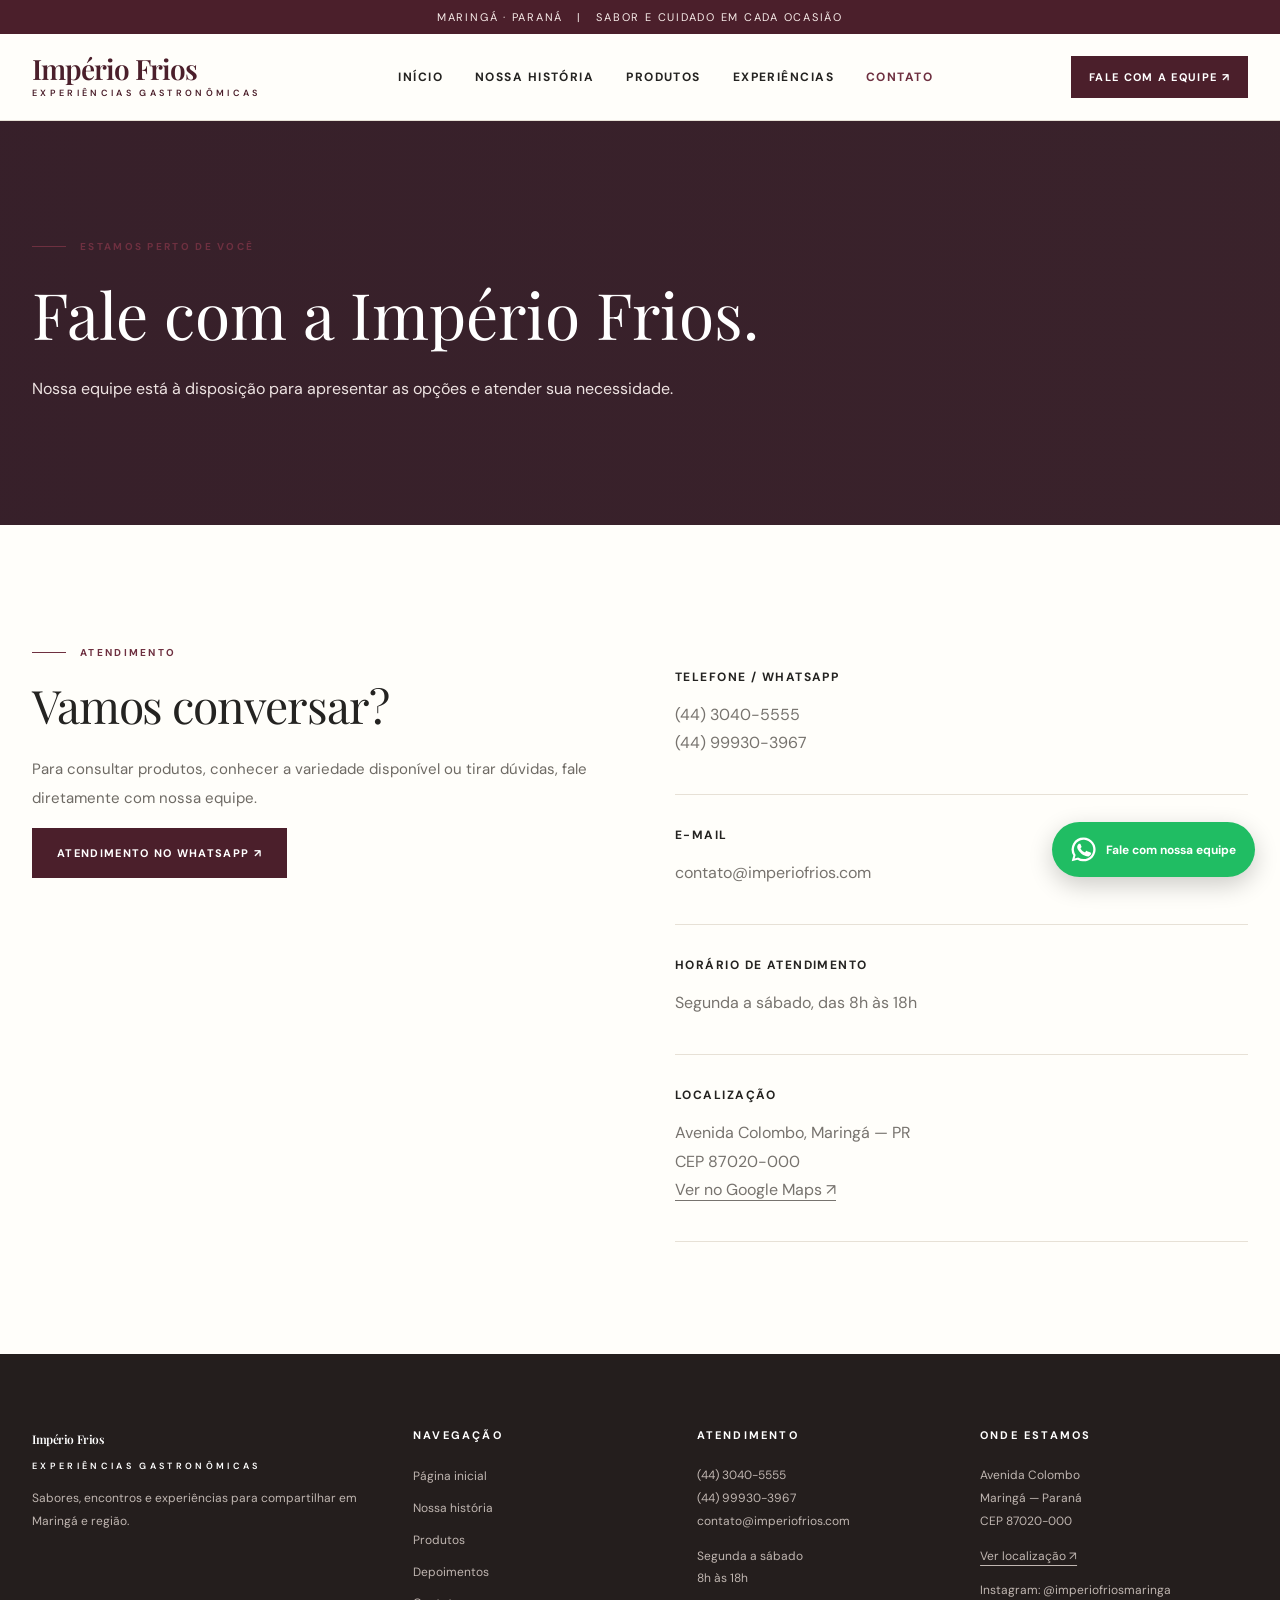
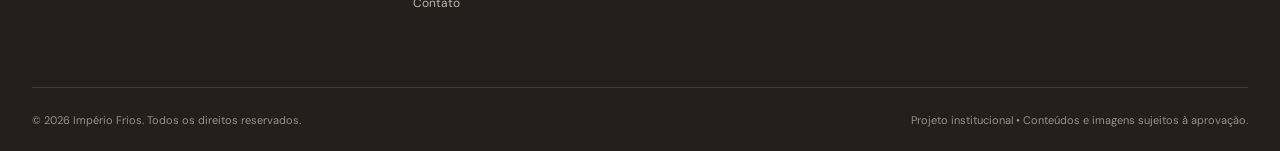
<file: contato.html>
<!doctype html><html lang="pt-BR"><head><meta charset="UTF-8"><meta name="viewport" content="width=device-width,initial-scale=1"><meta name="theme-color" content="#4b1f2b"><link rel="stylesheet" href="assets/css/style.css"><title>Contato | Império Frios</title></head><body><div class="topline">Maringá · Paraná &nbsp; | &nbsp; Sabor e cuidado em cada ocasião</div><header class="header"><div class="container nav"><a class="logo" href="index.html" aria-label="Império Frios - Página inicial">Império Frios<small>EXPERIÊNCIAS GASTRONÔMICAS</small></a><nav class="navlinks" id="navigation"><a href="index.html">Início</a><a href="sobre.html">Nossa história</a><a href="index.html#produtos">Produtos</a><a href="index.html#experiencias">Experiências</a><a class="active" href="contato.html">Contato</a></nav><a class="btn small" href="https://wa.me/5544999303967?text=Ol%C3%A1%21%20Gostaria%20de%20falar%20com%20a%20equipe%20Imp%C3%A9rio%20Frios." target="_blank" rel="noopener">Fale com a equipe ↗</a><button class="menu-btn" aria-label="Abrir menu" aria-controls="navigation" aria-expanded="false">☰</button></div></header>
<main><section class="page-hero"><div class="container"><span class="eyebrow">Estamos perto de você</span><h1>Fale com a Império Frios.</h1><p>Nossa equipe está à disposição para apresentar as opções e atender sua necessidade.</p></div></section><section class="section"><div class="container contact-layout"><div class="reveal"><span class="eyebrow">Atendimento</span><h2 class="section-title">Vamos conversar?</h2><p class="lead">Para consultar produtos, conhecer a variedade disponível ou tirar dúvidas, fale diretamente com nossa equipe.</p><a class="btn" href="https://wa.me/5544999303967?text=Ol%C3%A1%21%20Vim%20pelo%20site%20institucional%20e%20gostaria%20de%20falar%20com%20o%20time%20de%20vendas." target="_blank" rel="noopener">Atendimento no WhatsApp ↗</a></div><div class="reveal"><div class="contact-block"><h3>Telefone / WhatsApp</h3><p><a href="tel:+554430405555">(44) 3040-5555</a><br><a href="https://wa.me/5544999303967" target="_blank" rel="noopener">(44) 99930-3967</a></p></div><div class="contact-block"><h3>E-mail</h3><p><a href="mailto:contato@imperiofrios.com">contato@imperiofrios.com</a></p></div><div class="contact-block"><h3>Horário de atendimento</h3><p>Segunda a sábado, das 8h às 18h</p></div><div class="contact-block"><h3>Localização</h3><p>Avenida Colombo, Maringá — PR<br>CEP 87020-000<br><a class="map-link" href="https://www.google.com/maps/search/?api=1&query=Imp%C3%A9rio+Frios+Avenida+Colombo+Maring%C3%A1" target="_blank" rel="noopener">Ver no Google Maps ↗</a></p></div></div></div></section></main><footer class="footer"><div class="container"><div class="footer-grid"><div><a class="logo" href="index.html">Império Frios<small>EXPERIÊNCIAS GASTRONÔMICAS</small></a><p>Sabores, encontros e experiências para compartilhar em Maringá e região.</p></div><div><h4>Navegação</h4><ul><li><a href="index.html">Página inicial</a></li><li><a href="sobre.html">Nossa história</a></li><li><a href="index.html#produtos">Produtos</a></li><li><a href="index.html#depoimentos">Depoimentos</a></li><li><a href="contato.html">Contato</a></li></ul></div><div><h4>Atendimento</h4><p><a href="tel:+554430405555">(44) 3040-5555</a><br><a href="https://wa.me/5544999303967" target="_blank" rel="noopener">(44) 99930-3967</a><br><a href="mailto:contato@imperiofrios.com">contato@imperiofrios.com</a></p><p>Segunda a sábado<br>8h às 18h</p></div><div><h4>Onde estamos</h4><address>Avenida Colombo<br>Maringá — Paraná<br>CEP 87020-000</address><p><a class="map-link" href="https://www.google.com/maps/search/?api=1&query=Imp%C3%A9rio+Frios+Avenida+Colombo+Maring%C3%A1" target="_blank" rel="noopener">Ver localização ↗</a></p><p>Instagram: <a href="https://www.instagram.com/imperiofriosmaringa/" target="_blank" rel="noopener">@imperiofriosmaringa</a></p></div></div><div class="footer-bottom"><span>© <span data-year></span> Império Frios. Todos os direitos reservados.</span><span>Projeto institucional • Conteúdos e imagens sujeitos à aprovação.</span></div></div></footer>
<a class="wa-float" href="https://wa.me/5544999303967?text=Ol%C3%A1%21%20Vim%20pelo%20site%20e%20gostaria%20de%20falar%20com%20a%20equipe%20Imp%C3%A9rio%20Frios." target="_blank" rel="noopener" aria-label="Falar com a equipe Império Frios no WhatsApp"><svg viewBox="0 0 32 32" fill="currentColor" aria-hidden="true"><path d="M16 .8A15.1 15.1 0 0 0 3 23.7L.9 31l7.5-2A15.2 15.2 0 1 0 16 .8zm0 27.5c-2.3 0-4.4-.6-6.3-1.8l-.5-.3-4.5 1.2 1.2-4.4-.3-.5A12.4 12.4 0 1 1 16 28.3zm6.8-9.3c-.4-.2-2.2-1.1-2.6-1.2-.3-.1-.6-.2-.8.2-.3.4-1 1.2-1.2 1.4-.2.2-.4.3-.8.1-.4-.2-1.6-.6-3-1.9-1.1-1-1.8-2.2-2.1-2.6-.2-.4 0-.6.2-.8l.6-.7.4-.7c.1-.3 0-.6-.1-.8l-1.2-2.8c-.3-.7-.6-.6-.8-.6h-.7c-.3 0-.8.1-1.2.6-.4.5-1.6 1.5-1.6 3.6s1.6 4.1 1.8 4.4c.2.3 3.1 4.7 7.6 6.6 1.1.5 2 .7 2.7.9 1.1.3 2.2.2 3-.1.9-.4 2.2-1.5 2.5-2.4.3-.9.3-1.8.2-2-.1-.2-.4-.3-.8-.5z"/></svg><span>Fale com nossa equipe</span></a><script src="assets/js/main.js" defer></script></body></html>
</file>
<file: assets/css/style.css>
@import url('https://fonts.googleapis.com/css2?family=DM+Sans:wght@400;500;600;700&family=Playfair+Display:wght@400;500;600&display=swap');
:root{--burgundy:#4b1f2b;--wine:#6e3040;--cream:#f8f5ef;--paper:#fffefa;--ink:#242321;--muted:#77736e;--gold:#b89969;--line:#e7e1d6}*{box-sizing:border-box}html{scroll-behavior:smooth}body{margin:0;background:var(--paper);color:var(--ink);font-family:'DM Sans',Arial,sans-serif;-webkit-font-smoothing:antialiased}a{text-decoration:none;color:inherit}img{max-width:100%;display:block}button{font:inherit}.container{width:min(1220px,calc(100% - 64px));margin:auto}.topline{background:var(--burgundy);color:#f8edea;text-align:center;padding:10px 15px;font-size:11px;letter-spacing:.16em;text-transform:uppercase}.header{position:sticky;top:0;z-index:50;background:rgba(255,254,250,.97);border-bottom:1px solid var(--line);backdrop-filter:blur(12px)}.nav{height:86px;display:flex;align-items:center;justify-content:space-between;gap:26px}.logo{font-family:'Playfair Display',Georgia,serif;font-size:28px;line-height:.92;color:var(--burgundy);letter-spacing:-.035em;font-weight:600}.logo small{font-family:'DM Sans',sans-serif;display:block;font-size:9px;letter-spacing:.37em;margin-top:7px;font-weight:600}.navlinks{display:flex;gap:32px;align-items:center}.navlinks a{font-size:12px;text-transform:uppercase;letter-spacing:.12em;font-weight:700;transition:color .2s}.navlinks a:hover,.navlinks a.active{color:var(--wine)}.btn{display:inline-flex;align-items:center;justify-content:center;gap:11px;padding:17px 24px;min-height:50px;font-size:11px;font-weight:700;text-transform:uppercase;letter-spacing:.12em;border:1px solid var(--burgundy);background:var(--burgundy);color:white;transition:.25s;cursor:pointer}.btn:hover{background:#73394a;border-color:#73394a;transform:translateY(-1px)}.btn.outline{background:transparent;color:var(--burgundy)}.btn.outline:hover{background:var(--burgundy);color:white}.btn.light{background:#fff8ea;border-color:#fff8ea;color:var(--burgundy)}.btn.small{padding:13px 17px;min-height:42px}.menu-btn{display:none;align-items:center;justify-content:center;border:1px solid var(--line);background:none;width:42px;height:42px;font-size:23px}.hero{position:relative;min-height:665px;display:flex;align-items:center;color:white;overflow:hidden;background:#372620}.hero-bg{position:absolute;inset:0;background-image:linear-gradient(90deg,rgba(25,20,17,.80) 0%,rgba(34,27,22,.52) 51%,rgba(36,26,25,.12) 100%),url('https://images.unsplash.com/photo-1547592180-85f173990554?auto=format&fit=crop&w=1900&q=85');background-position:center;background-size:cover;transform:scale(1.02)}.hero .container{position:relative;padding:112px 0}.eyebrow{display:inline-flex;align-items:center;gap:14px;font-size:10px;font-weight:700;letter-spacing:.23em;text-transform:uppercase;color:var(--wine)}.eyebrow:before{content:'';height:1px;width:34px;background:currentColor}.hero .eyebrow,.dark-panel .eyebrow{color:#d9b99c}.hero h1{font-family:'Playfair Display',Georgia,serif;font-weight:400;line-height:1.1;letter-spacing:-.025em;font-size:clamp(43px,5.4vw,80px);max-width:720px;margin:25px 0}.hero p{font-size:16px;line-height:1.8;color:#eee7e3;max-width:520px;margin-bottom:34px}.section{padding:112px 0}.section.tight{padding:85px 0}.center{text-align:center}.center .eyebrow{justify-content:center}.center .eyebrow:before{display:none}.section-title{font:400 clamp(34px,3.6vw,55px)/1.17 'Playfair Display',Georgia,serif;letter-spacing:-.025em;margin:20px 0 22px}.lead{color:#6e6a64;line-height:1.95;font-size:15px;max-width:600px}.section-intro{max-width:700px;margin:0 auto 53px}.section-intro p{line-height:1.8;color:var(--muted)}.split{display:grid;grid-template-columns:1fr 1fr;align-items:center;gap:clamp(48px,7vw,110px)}.editorial{position:relative;min-height:560px}.editorial img{width:86%;height:530px;object-fit:cover}.editorial .overlay-img{position:absolute;right:0;bottom:-32px;width:43%;height:246px;border:10px solid var(--paper)}.values{display:grid;grid-template-columns:repeat(3,1fr);margin-top:65px;border-top:1px solid var(--line);padding-top:35px;gap:30px}.value{display:flex;align-items:start;gap:18px}.value strong{display:block;font-size:13px;margin-bottom:8px}.value p{font-size:12px;color:var(--muted);line-height:1.7;margin:0}.value-num{font:26px 'Playfair Display',serif;color:var(--gold)}.cream{background:var(--cream)}.product-grid{display:grid;grid-template-columns:repeat(3,1fr);gap:22px}.product-card{position:relative;overflow:hidden;background:white}.product-card img{width:100%;height:350px;object-fit:cover;transition:transform .7s}.product-card:hover img{transform:scale(1.04)}.product-caption{padding:23px 8px 17px}.product-caption h3{font:400 26px 'Playfair Display',serif;margin:0 0 9px}.product-caption p{font-size:13px;line-height:1.75;color:var(--muted);margin:0}.section-cta{text-align:center;margin-top:42px}.dark-panel{background:var(--burgundy);color:white;padding:100px 0}.dark-panel .section-title{max-width:670px}.dark-panel p{color:#eadbdc;line-height:1.85}.dark-panel .split{grid-template-columns:1.2fr .8fr}.dark-panel img{height:370px;width:100%;object-fit:cover}.testimonials{display:grid;grid-template-columns:repeat(3,1fr);gap:20px}.quote{border:1px solid var(--line);padding:34px;min-height:230px;background:white}.quote .stars{color:var(--gold);font-size:17px;letter-spacing:.15em}.quote p{font:400 22px/1.5 'Playfair Display',serif;margin:24px 0}.quote small{font-size:11px;letter-spacing:.08em;color:var(--muted);text-transform:uppercase}.validation{font-size:12px;color:#807970;background:#f3efe7;padding:12px 17px;display:inline-block;margin-top:26px}.variety-grid{display:grid;grid-template-columns:repeat(4,1fr);gap:13px}.variety-item{border:1px solid var(--line);padding:35px 22px;background:white;min-height:165px}.variety-item span{font:400 35px 'Playfair Display',serif;color:#c3ac8a}.variety-item h3{font-size:14px;margin:20px 0 0}.variety-item p{font-size:12px;line-height:1.65;color:var(--muted)}.cta-band{background:#eee5d8;padding:68px 0}.cta-band .container{display:flex;align-items:center;justify-content:space-between;gap:35px}.cta-band h2{font:400 clamp(30px,3vw,43px) 'Playfair Display',serif;margin:0 0 11px}.cta-band p{color:var(--muted);margin:0}.footer{background:#241e1d;color:white;padding:74px 0 24px}.footer-grid{display:grid;grid-template-columns:1.4fr 1fr 1fr 1.1fr;gap:40px;padding-bottom:64px}.footer .logo{color:#fff}.footer p,.footer a,.footer address{font-size:12px;color:#c0b6b1;line-height:1.9;font-style:normal}.footer a:hover{color:white}.footer h4{font-size:11px;text-transform:uppercase;letter-spacing:.2em;margin:0 0 22px;color:white}.footer ul{padding:0;margin:0;list-style:none}.footer li{margin-bottom:8px}.footer-bottom{border-top:1px solid #443a39;padding-top:25px;display:flex;justify-content:space-between;gap:20px;font-size:11px;color:#9a8f88}.wa-float{position:fixed;right:25px;bottom:23px;background:#20bd63;color:#fff;z-index:100;border-radius:100px;padding:15px 19px;display:flex;align-items:center;gap:10px;box-shadow:0 8px 25px #0003;font-size:12px;font-weight:700;transition:.2s}.wa-float:hover{transform:translateY(-3px);background:#159b4e}.wa-float svg{width:25px;height:25px}.page-hero{background:#3c242c;color:#fff;padding:110px 0 105px;position:relative;overflow:hidden}.page-hero:after{content:'';position:absolute;inset:0;background:linear-gradient(90deg,#351e29ee,#351e2966),url('https://images.unsplash.com/photo-1504674900247-0877df9cc836?auto=format&fit=crop&w=1600&q=85') center/cover;opacity:.75}.page-hero .container{position:relative;z-index:2}.page-hero h1{font:400 clamp(47px,5vw,74px) 'Playfair Display',serif;margin:18px 0}.page-hero p{max-width:660px;color:#eee3e2;line-height:1.85}.story-photo{height:440px;width:100%;object-fit:cover}.story-grid{display:grid;grid-template-columns:1fr 1fr;gap:22px}.story-grid figure{margin:0}.story-grid figcaption{font-size:12px;color:var(--muted);margin-top:12px}.history-placeholder{border-left:3px solid var(--gold);background:var(--cream);padding:27px;margin-top:28px;font-size:14px;line-height:1.9;color:#57514d}.contact-layout{display:grid;grid-template-columns:1fr 1fr;gap:70px}.contact-block{border-bottom:1px solid var(--line);padding:20px 0}.contact-block h3{font-size:12px;letter-spacing:.12em;text-transform:uppercase}.contact-block p{color:var(--muted);line-height:1.8}.map-link{text-decoration:underline;text-underline-offset:5px}.reveal{opacity:0;transform:translateY(20px);transition:opacity .65s,transform .65s}.reveal.visible{opacity:1;transform:none}@media(max-width:950px){.navlinks{gap:15px}.navlinks a{font-size:10px}.header .btn{display:none}.split{gap:40px}.editorial{min-height:480px}.editorial img{height:450px}.product-card img{height:260px}.footer-grid{grid-template-columns:1fr 1fr}.variety-grid{grid-template-columns:repeat(2,1fr)}}@media(max-width:720px){.container{width:min(100% - 36px,1220px)}.topline{font-size:9px;letter-spacing:.09em}.nav{height:72px}.logo{font-size:24px}.menu-btn{display:flex}.navlinks{display:none;position:absolute;top:72px;left:0;right:0;background:var(--paper);padding:25px 20px 30px;flex-direction:column;border-bottom:1px solid var(--line);align-items:stretch}.navlinks.open{display:flex}.navlinks a{padding:10px;font-size:12px}.hero{min-height:575px}.hero-bg{background-image:linear-gradient(90deg,rgba(25,20,17,.85),rgba(25,20,17,.42)),url('https://images.unsplash.com/photo-1547592180-85f173990554?auto=format&fit=crop&w=1000&q=85')}.hero .container{padding:80px 0}.hero p{font-size:14px}.section{padding:75px 0}.section.tight{padding:60px 0}.split,.dark-panel .split,.contact-layout{grid-template-columns:1fr}.editorial{min-height:445px}.editorial img{height:415px}.editorial .overlay-img{height:175px;border-width:6px}.values{grid-template-columns:1fr;gap:23px;margin-top:50px}.product-grid{grid-template-columns:1fr 1fr;gap:14px}.product-card img{height:220px}.product-caption h3{font-size:22px}.testimonials{grid-template-columns:1fr}.variety-grid{grid-template-columns:1fr 1fr}.variety-item{padding:23px 16px}.cta-band .container{flex-direction:column;align-items:start}.footer-grid{grid-template-columns:1fr 1fr;gap:38px}.footer-bottom{flex-direction:column}.wa-float{right:15px;bottom:15px;padding:14px}.wa-float span{display:none}.story-grid{grid-template-columns:1fr}.story-photo{height:320px}}@media(max-width:430px){.product-grid,.footer-grid{grid-template-columns:1fr}.product-card img{height:290px}.variety-grid{grid-template-columns:1fr 1fr}.section-title{font-size:36px}}
</file>
